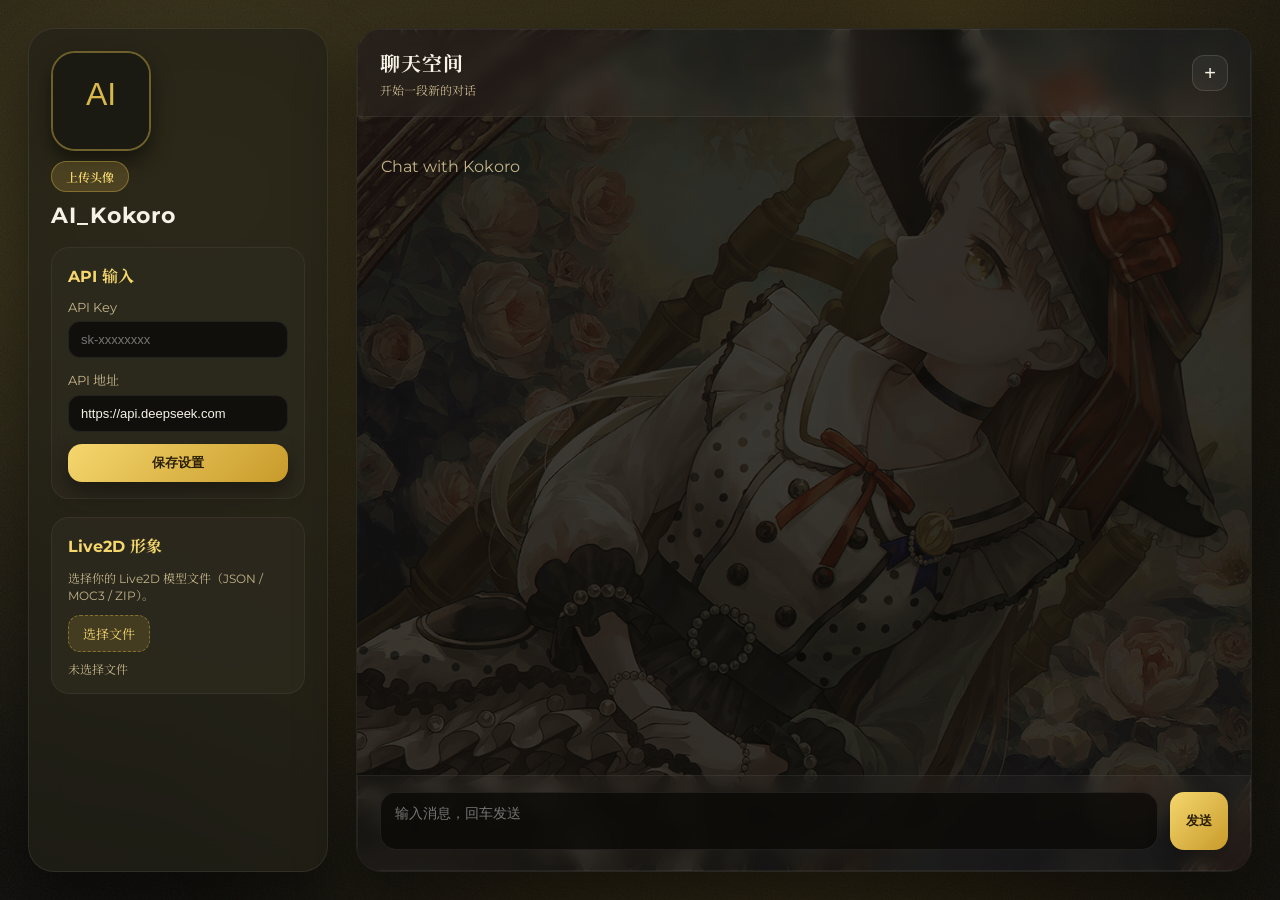
<file: index.html>
﻿<!DOCTYPE html>
<html lang="zh-CN">
  <head>
    <meta charset="UTF-8" />
    <meta name="viewport" content="width=device-width, initial-scale=1.0" />
    <title>AI_Kokoro</title>
    <link rel="stylesheet" href="styles.css" />
    <link rel="preconnect" href="https://fonts.googleapis.com">
    <link rel="preconnect" href="https://fonts.gstatic.com" crossorigin>
    <link href="https://fonts.googleapis.com/css2?family=Cormorant+Garamond:ital,wght@0,300;0,400;0,500;0,600;0,700;1,400&family=Montserrat:wght@200;300;400;500;600&family=Noto+Serif+SC:wght@200;300;400;500;700&display=swap" rel="stylesheet">
  </head>
  <body>
    <div class="bg-glow"></div>
    <div class="bg-noise"></div>

    <div class="app">
      <aside class="sidebar">
        <div class="profile">
          <div class="avatar-wrap">
            <img
              id="avatarPreview"
              class="avatar"
              src="data:image/svg+xml;utf8,<svg xmlns='http://www.w3.org/2000/svg' width='120' height='120'><rect width='100%25' height='100%25' fill='%231b1a12'/><text x='50%25' y='54%25' font-size='40' text-anchor='middle' fill='%23d7b74a' font-family='Arial'>AI</text></svg>"
              alt="头像预览"
            />
            <label class="upload-btn" for="avatarInput">上传头像</label>
            <input id="avatarInput" type="file" accept="image/*" />
          </div>
          <h1>AI_Kokoro</h1>
        </div>

        <div class="card api-card">
          <h2>API 输入</h2>
          <label class="field">
            <span>API Key</span>
            <input id="apiKey" type="password" placeholder="sk-xxxxxxxx" />
          </label>
          <label class="field">
            <span>API 地址</span>
            <input id="apiUrl" type="text" value="https://api.deepseek.com" readonly />
          </label>
          <button id="saveSettings" class="primary">保存设置</button>
        </div>

        <div class="card live2d-card">
          <h2>Live2D 形象</h2>
          <p class="helper">选择你的 Live2D 模型文件（JSON / MOC3 / ZIP）。</p>
          <label class="file-picker">
            <input id="live2dInput" type="file" accept=".json,.moc3,.zip" />
            <span class="file-btn">选择文件</span>
            <span id="live2dName" class="file-name">未选择文件</span>
          </label>
        </div>
      </aside>

      <main class="chat glass-panel">
        <header class="chat-header glass-capsule">
          <div>
            <h2>聊天空间</h2>
            <p>开始一段新的对话</p>
          </div>
          <button class="icon-btn" aria-label="新建对话">+</button>
        </header>

        <section id="chatList" class="chat-list custom-scrollbar mask-gradient">
          <div class="empty-state">
            <p>Chat with Kokoro</p>
          </div>
        </section>

        <footer class="chat-input glass-capsule">
          <textarea id="chatInput" rows="2" placeholder="输入消息，回车发送"></textarea>
          <button id="sendBtn" class="primary">发送</button>
        </footer>
      </main>
    </div>

    <script src="script.js"></script>
  </body>
</html>
</file>
<file: styles.css>
﻿:root {
  --bg-1: #0f0e0a;
  --bg-2: #15130b;
  --gold-1: #f5d76e;
  --gold-2: #d8b44a;
  --gold-3: #9e7b22;
  --text-1: #f6f2e6;
  --text-2: #c3b48a;
  --glass: rgba(35, 33, 23, 0.7);
  --glass-strong: rgba(45, 42, 30, 0.85);
  --shadow: 0 30px 60px rgba(0, 0, 0, 0.45);
}

* {
  box-sizing: border-box;
}

body {
  margin: 0;
  min-height: 100vh;
  font-family: "Montserrat", "Noto Serif SC", sans-serif;
  color: var(--text-1);
  background: radial-gradient(circle at 20% 20%, #1a170d 0%, #0f0e0a 35%, #070605 100%);
  overflow: hidden;
}

.bg-glow {
  position: fixed;
  inset: -20% -10% -20% -10%;
  background:
    radial-gradient(circle at 20% 30%, rgba(215, 183, 74, 0.2), transparent 45%),
    radial-gradient(circle at 70% 15%, rgba(162, 130, 42, 0.25), transparent 40%),
    radial-gradient(circle at 60% 70%, rgba(130, 102, 28, 0.3), transparent 50%);
  filter: blur(10px);
  pointer-events: none;
}

.bg-noise {
  position: fixed;
  inset: 0;
  background-image: url("data:image/svg+xml;utf8,<svg xmlns='http://www.w3.org/2000/svg' width='120' height='120'><filter id='n'><feTurbulence type='fractalNoise' baseFrequency='0.7' numOctaves='2' stitchTiles='stitch'/></filter><rect width='120' height='120' filter='url(%23n)' opacity='0.08'/></svg>");
  pointer-events: none;
  mix-blend-mode: screen;
}

.app {
  position: relative;
  display: grid;
  grid-template-columns: minmax(260px, 300px) 1fr;
  gap: 28px;
  padding: 28px;
  height: 100vh;
}

.sidebar {
  display: flex;
  flex-direction: column;
  gap: 18px;
  padding: 22px;
  border-radius: 26px;
  background: var(--glass);
  backdrop-filter: blur(18px);
  border: 1px solid rgba(255, 255, 255, 0.08);
  box-shadow: var(--shadow);
}

.profile {
  display: grid;
  gap: 10px;
  align-items: start;
}

.profile h1 {
  margin: 0;
  font-size: 22px;
  letter-spacing: 1px;
}

.profile p {
  margin: 0;
  color: var(--text-2);
  font-size: 13px;
}

.avatar-wrap {
  display: grid;
  gap: 10px;
  justify-items: start;
}

.avatar {
  width: 100px;
  height: 100px;
  border-radius: 24px;
  object-fit: cover;
  border: 2px solid rgba(215, 183, 74, 0.4);
  box-shadow: 0 10px 20px rgba(0, 0, 0, 0.5);
}

#avatarInput {
  display: none;
}

.upload-btn {
  cursor: pointer;
  padding: 6px 14px;
  border-radius: 999px;
  background: rgba(216, 180, 74, 0.2);
  color: var(--gold-1);
  border: 1px solid rgba(216, 180, 74, 0.4);
  font-size: 12px;
  font-weight: 600;
}

.card {
  padding: 16px;
  border-radius: 18px;
  background: var(--glass-strong);
  display: grid;
  gap: 12px;
  border: 1px solid rgba(255, 255, 255, 0.05);
}

.card h2 {
  margin: 0;
  font-size: 16px;
  color: var(--gold-1);
}

.helper {
  margin: 0;
  color: var(--text-2);
  font-size: 12px;
}

.field {
  display: grid;
  gap: 6px;
  font-size: 13px;
}

.field span {
  color: var(--text-2);
}

.field input,
.field textarea {
  border: 1px solid rgba(255, 255, 255, 0.08);
  border-radius: 12px;
  padding: 10px 12px;
  background: rgba(12, 11, 8, 0.8);
  color: var(--text-1);
  outline: none;
  font-size: 13px;
}

.file-picker {
  display: grid;
  gap: 8px;
  align-items: center;
  justify-items: start;
}

.file-picker input {
  display: none;
}

.file-btn {
  padding: 8px 14px;
  border-radius: 12px;
  background: rgba(216, 180, 74, 0.15);
  color: var(--gold-1);
  border: 1px dashed rgba(216, 180, 74, 0.45);
  font-size: 13px;
  cursor: pointer;
}

.file-name {
  font-size: 12px;
  color: var(--text-2);
  word-break: break-all;
}

.primary {
  border: none;
  border-radius: 14px;
  padding: 10px 16px;
  background: linear-gradient(135deg, #f5d76e, #c89a2a);
  color: #2c2106;
  font-weight: 700;
  cursor: pointer;
  box-shadow: 0 10px 20px rgba(0, 0, 0, 0.35);
}

.chat {
  position: relative;
  display: flex;
  flex-direction: column;
  border-radius: 26px;
  background: rgba(13, 12, 8, 0.65);
  backdrop-filter: blur(22px);
  border: 1px solid rgba(255, 255, 255, 0.08);
  box-shadow: var(--shadow);
  overflow: hidden;
}

.chat::before {
  content: "";
  position: absolute;
  inset: 0;
  background:
    linear-gradient(rgba(8, 7, 5, 0.78), rgba(8, 7, 5, 0.78)),
    url("assets/chat-bg.png");
  background-size: cover;
  background-position: center;
}

.chat > * {
  position: relative;
  z-index: 1;
}

.chat-header {
  display: flex;
  align-items: center;
  justify-content: space-between;
  padding: 18px 22px;
  border-bottom: 1px solid rgba(255, 255, 255, 0.08);
}

.chat-header h2 {
  margin: 0;
  font-size: 20px;
  font-family: "Cormorant Garamond", "Noto Serif SC", serif;
  letter-spacing: 1px;
}

.chat-header p {
  margin: 4px 0 0;
  color: var(--text-2);
  font-size: 12px;
}

.icon-btn {
  width: 36px;
  height: 36px;
  border-radius: 12px;
  border: 1px solid rgba(255, 255, 255, 0.12);
  background: rgba(255, 255, 255, 0.05);
  color: var(--text-1);
  font-size: 20px;
  cursor: pointer;
}

.chat-list {
  flex: 1;
  padding: 24px 24px 32px;
  overflow-y: auto;
  display: flex;
  flex-direction: column;
  gap: 12px;
  align-items: stretch;
  justify-content: flex-start;
}

.empty-state {
  text-align: left;
  color: var(--text-2);
  display: grid;
  gap: 14px;
  justify-items: start;
}

.animated-text {
  font-family: "Cormorant Garamond", "EB Garamond", "Songti SC", "STSong", serif;
  font-size: 16px;
  letter-spacing: 1.4px;
  background: linear-gradient(120deg, #f5d76e, #fff2b2, #c89a2a);
  -webkit-background-clip: text;
  color: transparent;
  animation: none;
}

@keyframes shimmer {
  0% {
    opacity: 0.65;
    filter: drop-shadow(0 0 0 rgba(245, 215, 110, 0));
  }
  50% {
    opacity: 1;
    filter: drop-shadow(0 6px 16px rgba(245, 215, 110, 0.35));
  }
  100% {
    opacity: 0.7;
    filter: drop-shadow(0 0 0 rgba(245, 215, 110, 0));
  }
}

@keyframes drift {
  0% {
    transform: translate3d(0, 0, 0);
  }
  50% {
    transform: translate3d(6px, -3px, 0);
  }
  100% {
    transform: translate3d(0, 0, 0);
  }
}

.empty-state .stamp {
  width: 90px;
  height: 90px;
  border-radius: 50%;
  display: grid;
  place-items: center;
  font-size: 28px;
  color: var(--gold-1);
  border: 1px solid rgba(216, 180, 74, 0.4);
  background: rgba(216, 180, 74, 0.08);
}

.chat-input {
  display: grid;
  grid-template-columns: 1fr auto;
  gap: 12px;
  padding: 16px 22px 20px;
  border-top: 1px solid rgba(255, 255, 255, 0.08);
}

.chat-input textarea {
  border: 1px solid rgba(255, 255, 255, 0.08);
  border-radius: 16px;
  padding: 12px 14px;
  background: rgba(12, 11, 8, 0.8);
  resize: none;
  font-size: 14px;
  color: var(--text-1);
  outline: none;
}

@media (max-width: 980px) {
  body {
    overflow: auto;
  }

  .app {
    grid-template-columns: 1fr;
    height: auto;
  }
}




.glass-panel {
  background: rgba(13, 13, 13, 0.6);
  backdrop-filter: blur(16px);
  -webkit-backdrop-filter: blur(16px);
}

.glass-capsule {
  background: rgba(255, 255, 255, 0.03);
  backdrop-filter: blur(8px);
  -webkit-backdrop-filter: blur(8px);
  border: 1px solid rgba(255, 255, 255, 0.05);
}

.custom-scrollbar::-webkit-scrollbar {
  width: 4px;
}

.custom-scrollbar::-webkit-scrollbar-track {
  background: transparent;
}

.custom-scrollbar::-webkit-scrollbar-thumb {
  background: rgba(255, 255, 255, 0.15);
  border-radius: 10px;
}

.custom-scrollbar::-webkit-scrollbar-thumb:hover {
  background: rgba(255, 255, 255, 0.3);
}

.mask-gradient {
  mask-image: linear-gradient(to bottom, transparent 0%, black 20px, black calc(100% - 20px), transparent 100%);
  -webkit-mask-image: linear-gradient(to bottom, transparent 0%, black 20px, black calc(100% - 20px), transparent 100%);
}



.bubble {
  max-width: 70%;
  padding: 12px 14px;
  border-radius: 18px;
  position: relative;
  background: rgba(20, 18, 12, 0.72);
  border: 1px solid rgba(255, 255, 255, 0.08);
  box-shadow: 0 10px 24px rgba(0, 0, 0, 0.35);
  animation: fadeInUp 0.7s cubic-bezier(0.22, 1, 0.36, 1) forwards, floatSlow 6s ease-in-out infinite;
}

.bubble::after {
  content: "";
  position: absolute;
  inset: -1px;
  border-radius: 18px;
  border: 1px solid rgba(255, 255, 255, 0.12);
  box-shadow: 0 0 12px rgba(245, 215, 110, 0.2);
  opacity: 0.6;
  animation: glowPulse 3.2s ease-in-out infinite;
  pointer-events: none;
}

.bubble.ai {
  align-self: flex-start;
  background: rgba(20, 18, 12, 0.72);
}

.bubble.user {
  align-self: flex-end;
  background: linear-gradient(140deg, rgba(245, 215, 110, 0.28), rgba(200, 154, 42, 0.2));
  color: var(--text-1);
}

.bubble .meta {
  display: block;
  margin-top: 6px;
  font-size: 11px;
  color: rgba(245, 235, 210, 0.6);
}

@keyframes fadeInUp {
  0% {
    opacity: 0;
    transform: translateY(16px) scale(0.98);
  }
  100% {
    opacity: 1;
    transform: translateY(0) scale(1);
  }
}

@keyframes floatSlow {
  0%, 100% {
    transform: translateY(0);
  }
  50% {
    transform: translateY(-4px);
  }
}

@keyframes glowPulse {
  0%, 100% {
    box-shadow: 0 0 10px rgba(245, 215, 110, 0.15);
  }
  50% {
    box-shadow: 0 0 18px rgba(245, 215, 110, 0.45);
  }
}
</file>
